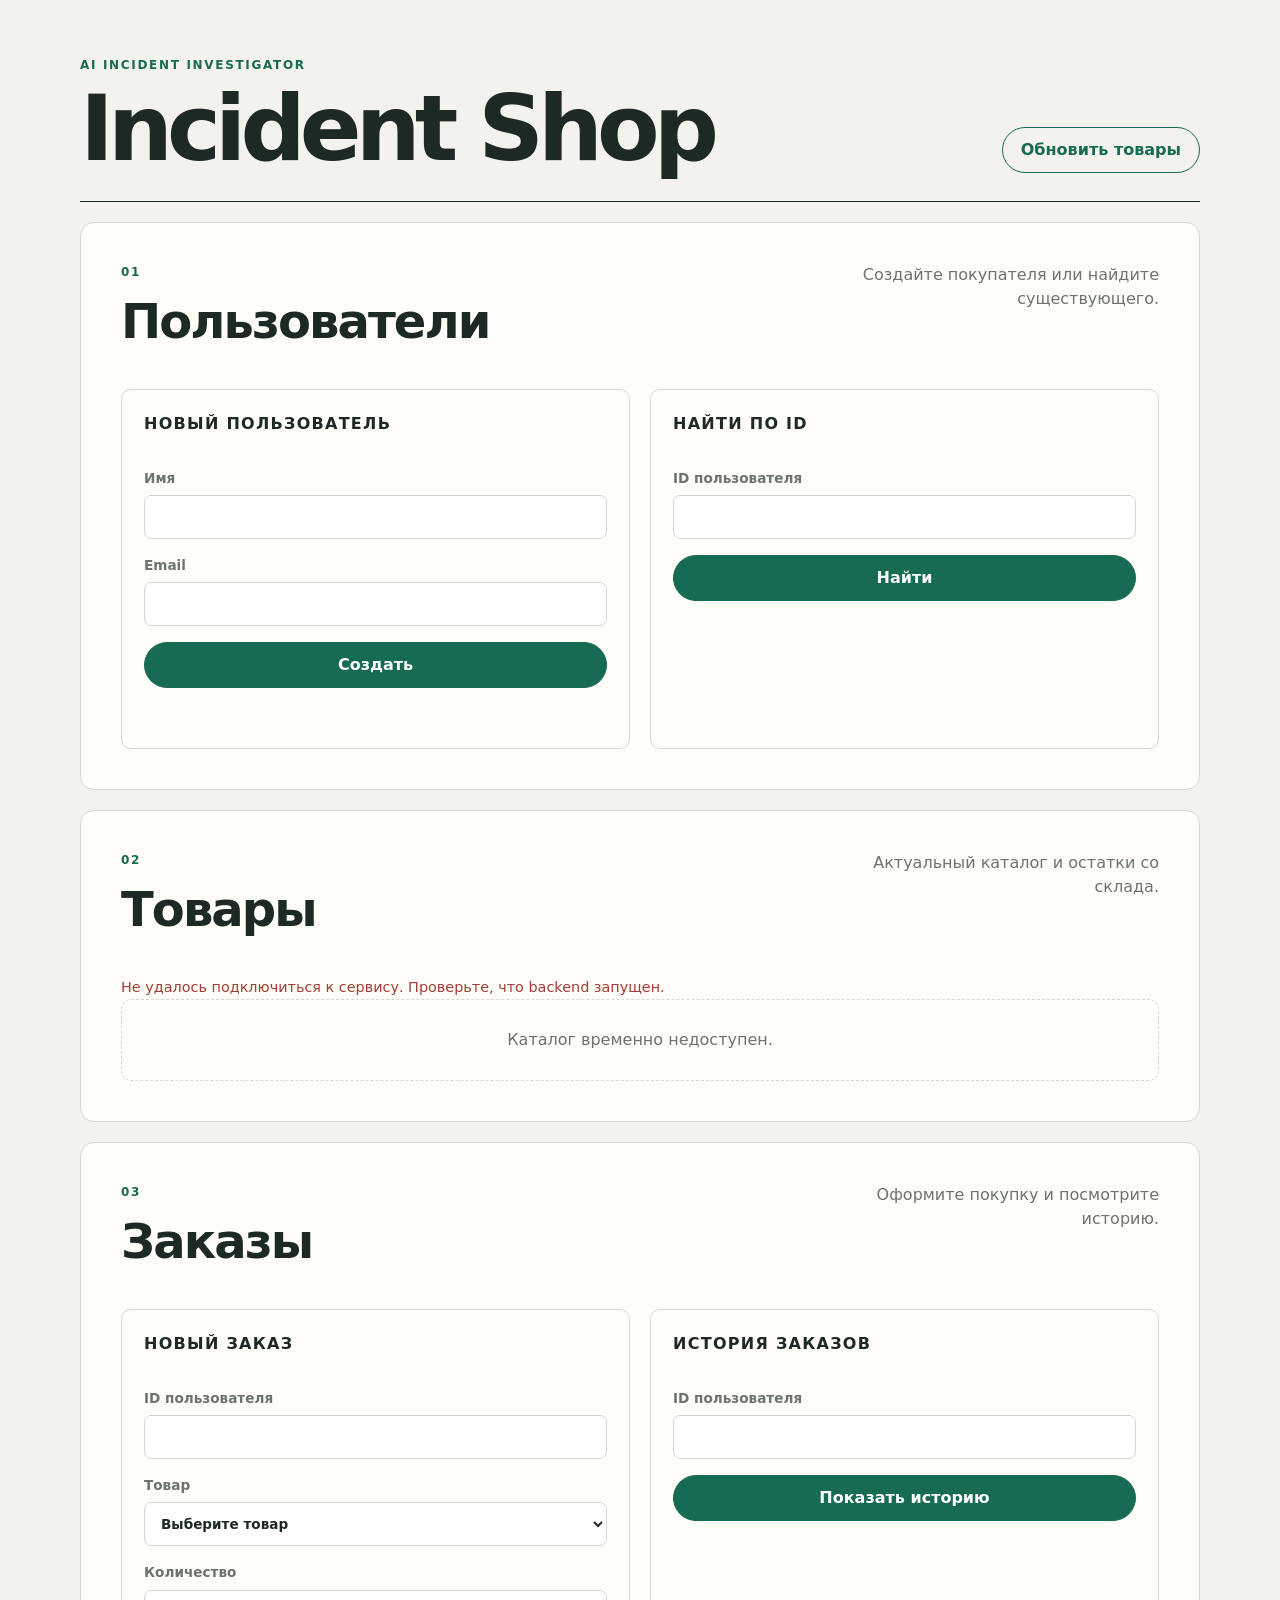
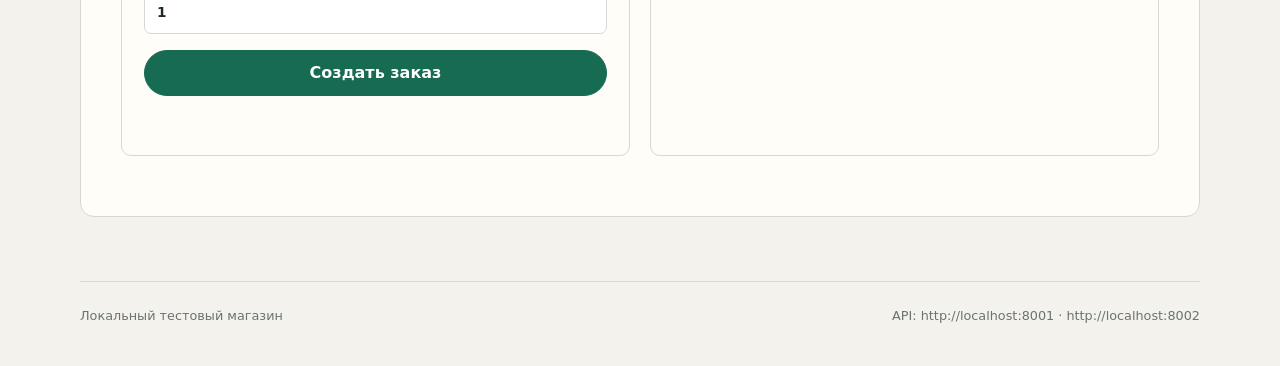
<file: frontend/index.html>
<!doctype html>
<html lang="ru">
  <head>
    <meta charset="UTF-8" />
    <meta name="viewport" content="width=device-width, initial-scale=1.0" />
    <meta name="description" content="Минималистичный интерфейс тестового магазина" />
    <title>Incident Shop</title>
    <link rel="stylesheet" href="styles.css" />
    <script src="config.js" defer></script>
    <script src="app.js" defer></script>
  </head>
  <body>
    <header class="site-header">
      <div>
        <p class="eyebrow">AI Incident Investigator</p>
        <h1>Incident Shop</h1>
      </div>
      <button id="refresh-products" class="button button-secondary" type="button">
        Обновить товары
      </button>
    </header>

    <main>
      <section class="panel" aria-labelledby="users-heading">
        <div class="section-heading">
          <div>
            <p class="section-index">01</p>
            <h2 id="users-heading">Пользователи</h2>
          </div>
          <p>Создайте покупателя или найдите существующего.</p>
        </div>

        <div class="two-column">
          <form id="create-user-form" class="form-card">
            <h3>Новый пользователь</h3>
            <label>
              Имя
              <input name="name" type="text" maxlength="255" required autocomplete="name" />
            </label>
            <label>
              Email
              <input name="email" type="email" required autocomplete="email" />
            </label>
            <button class="button" type="submit">Создать</button>
            <div class="feedback" data-feedback="create-user" aria-live="polite"></div>
          </form>

          <form id="find-user-form" class="form-card">
            <h3>Найти по ID</h3>
            <label>
              ID пользователя
              <input name="userId" type="number" min="1" required inputmode="numeric" />
            </label>
            <button class="button" type="submit">Найти</button>
            <div class="feedback" data-feedback="find-user" aria-live="polite"></div>
            <div id="user-result" class="result-card" hidden></div>
          </form>
        </div>
      </section>

      <section class="panel" aria-labelledby="products-heading">
        <div class="section-heading">
          <div>
            <p class="section-index">02</p>
            <h2 id="products-heading">Товары</h2>
          </div>
          <p>Актуальный каталог и остатки со склада.</p>
        </div>
        <div class="feedback" data-feedback="products" aria-live="polite"></div>
        <div id="products-list" class="product-grid"></div>
      </section>

      <section class="panel" aria-labelledby="orders-heading">
        <div class="section-heading">
          <div>
            <p class="section-index">03</p>
            <h2 id="orders-heading">Заказы</h2>
          </div>
          <p>Оформите покупку и посмотрите историю.</p>
        </div>

        <div class="two-column">
          <form id="create-order-form" class="form-card">
            <h3>Новый заказ</h3>
            <label>
              ID пользователя
              <input name="userId" type="number" min="1" required inputmode="numeric" />
            </label>
            <label>
              Товар
              <select name="productId" required>
                <option value="">Выберите товар</option>
              </select>
            </label>
            <label>
              Количество
              <input name="quantity" type="number" min="1" value="1" required inputmode="numeric" />
            </label>
            <button class="button" type="submit">Создать заказ</button>
            <div class="feedback" data-feedback="create-order" aria-live="polite"></div>
          </form>

          <form id="orders-history-form" class="form-card">
            <h3>История заказов</h3>
            <label>
              ID пользователя
              <input name="userId" type="number" min="1" required inputmode="numeric" />
            </label>
            <button class="button" type="submit">Показать историю</button>
            <div class="feedback" data-feedback="orders-history" aria-live="polite"></div>
          </form>
        </div>
        <div id="orders-list" class="order-list"></div>
      </section>
    </main>

    <footer>
      <span>Локальный тестовый магазин</span>
      <span id="api-status">API: localhost</span>
    </footer>
  </body>
</html>
</file>
<file: frontend/styles.css>
:root {
  color-scheme: light;
  --background: #f4f2ed;
  --surface: #fffdf8;
  --ink: #1d2925;
  --muted: #6b746f;
  --line: #d8d7d1;
  --accent: #176b52;
  --accent-dark: #0e4d3b;
  --danger: #a33d35;
  --success: #176b52;
  --radius: 14px;
  font-family: Inter, ui-sans-serif, system-ui, -apple-system, BlinkMacSystemFont,
    "Segoe UI", sans-serif;
}

* {
  box-sizing: border-box;
}

body {
  margin: 0;
  background: var(--background);
  color: var(--ink);
  line-height: 1.5;
}

button,
input,
select {
  font: inherit;
}

.site-header,
main,
footer {
  width: min(1120px, calc(100% - 32px));
  margin-inline: auto;
}

.site-header {
  display: flex;
  align-items: end;
  justify-content: space-between;
  padding: 56px 0 28px;
  border-bottom: 1px solid var(--ink);
}

h1,
h2,
h3,
p {
  margin-top: 0;
}

h1 {
  margin-bottom: 0;
  font-size: clamp(2.4rem, 8vw, 5.7rem);
  line-height: 0.95;
  letter-spacing: -0.065em;
}

h2 {
  margin-bottom: 0;
  font-size: clamp(1.8rem, 4vw, 3rem);
  letter-spacing: -0.04em;
}

h3 {
  font-size: 1rem;
  text-transform: uppercase;
  letter-spacing: 0.08em;
}

.eyebrow,
.section-index {
  color: var(--accent);
  font-size: 0.75rem;
  font-weight: 700;
  letter-spacing: 0.14em;
  text-transform: uppercase;
}

main {
  display: grid;
  gap: 20px;
  padding: 20px 0 64px;
}

.panel {
  padding: clamp(22px, 4vw, 40px);
  border: 1px solid var(--line);
  border-radius: var(--radius);
  background: var(--surface);
}

.section-heading {
  display: flex;
  justify-content: space-between;
  gap: 24px;
  margin-bottom: 32px;
}

.section-heading > p {
  max-width: 340px;
  color: var(--muted);
  text-align: right;
}

.section-index {
  margin-bottom: 4px;
}

.two-column {
  display: grid;
  grid-template-columns: repeat(2, minmax(0, 1fr));
  gap: 20px;
}

.form-card {
  display: grid;
  align-content: start;
  gap: 16px;
  padding: 22px;
  border: 1px solid var(--line);
  border-radius: 10px;
}

label {
  display: grid;
  gap: 7px;
  color: var(--muted);
  font-size: 0.85rem;
  font-weight: 650;
}

input,
select {
  width: 100%;
  min-height: 44px;
  padding: 9px 12px;
  border: 1px solid var(--line);
  border-radius: 7px;
  background: white;
  color: var(--ink);
}

input:focus,
select:focus,
button:focus-visible {
  outline: 3px solid rgb(23 107 82 / 20%);
  outline-offset: 2px;
}

.button {
  min-height: 44px;
  padding: 10px 18px;
  border: 1px solid var(--accent);
  border-radius: 999px;
  background: var(--accent);
  color: white;
  font-weight: 700;
  cursor: pointer;
}

.button:hover {
  background: var(--accent-dark);
}

.button-secondary {
  background: transparent;
  color: var(--accent);
}

.button:disabled {
  cursor: wait;
  opacity: 0.55;
}

.feedback {
  min-height: 1.5em;
  color: var(--muted);
  font-size: 0.9rem;
}

.feedback.error {
  color: var(--danger);
}

.feedback.success {
  color: var(--success);
}

.result-card {
  padding: 14px;
  border-left: 3px solid var(--accent);
  background: #f0f5f2;
}

.product-grid {
  display: grid;
  grid-template-columns: repeat(auto-fit, minmax(220px, 1fr));
  gap: 14px;
}

.product-card {
  display: grid;
  min-width: 0;
  gap: 12px;
  padding: 20px;
  border: 1px solid var(--line);
  border-radius: 10px;
}

.product-card h3,
.product-card p {
  margin-bottom: 0;
}

.product-card h3 {
  min-width: 0;
  overflow-wrap: anywhere;
}

.product-meta {
  display: flex;
  justify-content: space-between;
  gap: 8px;
  flex-wrap: wrap;
  color: var(--muted);
  font-size: 0.9rem;
}

.price {
  font-size: 1.45rem;
  font-weight: 750;
}

.order-list {
  display: grid;
  gap: 8px;
  margin-top: 20px;
}

.order-row {
  display: grid;
  grid-template-columns: 0.6fr 1fr 1fr 1fr 1.5fr;
  gap: 12px;
  padding: 14px 16px;
  border-bottom: 1px solid var(--line);
  font-size: 0.9rem;
}

.empty-state {
  padding: 28px;
  border: 1px dashed var(--line);
  border-radius: 10px;
  color: var(--muted);
  text-align: center;
}

footer {
  display: flex;
  justify-content: space-between;
  padding: 24px 0 40px;
  border-top: 1px solid var(--line);
  color: var(--muted);
  font-size: 0.8rem;
}

@media (max-width: 700px) {
  .site-header,
  .section-heading {
    align-items: stretch;
    flex-direction: column;
  }

  .section-heading > p {
    text-align: left;
  }

  .two-column {
    grid-template-columns: 1fr;
  }

  .order-row {
    grid-template-columns: 1fr 1fr;
  }
}
</file>
